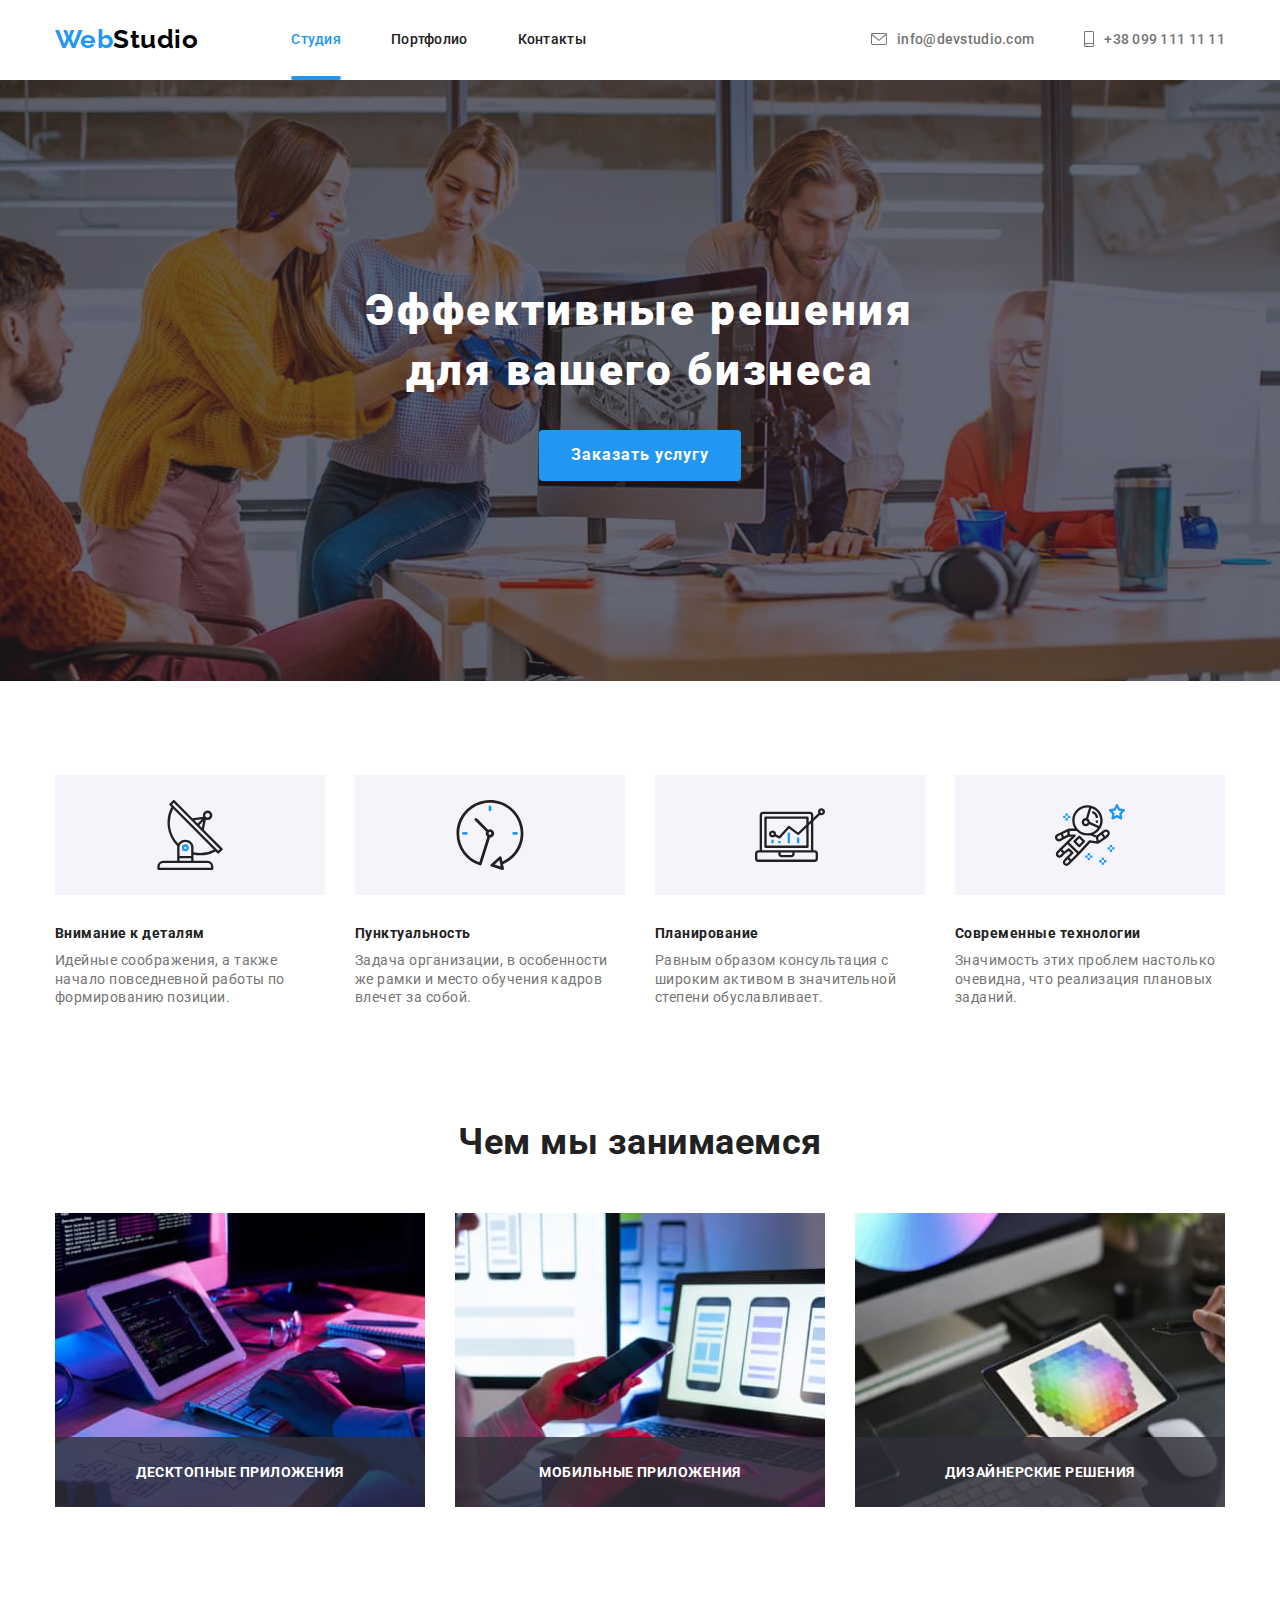
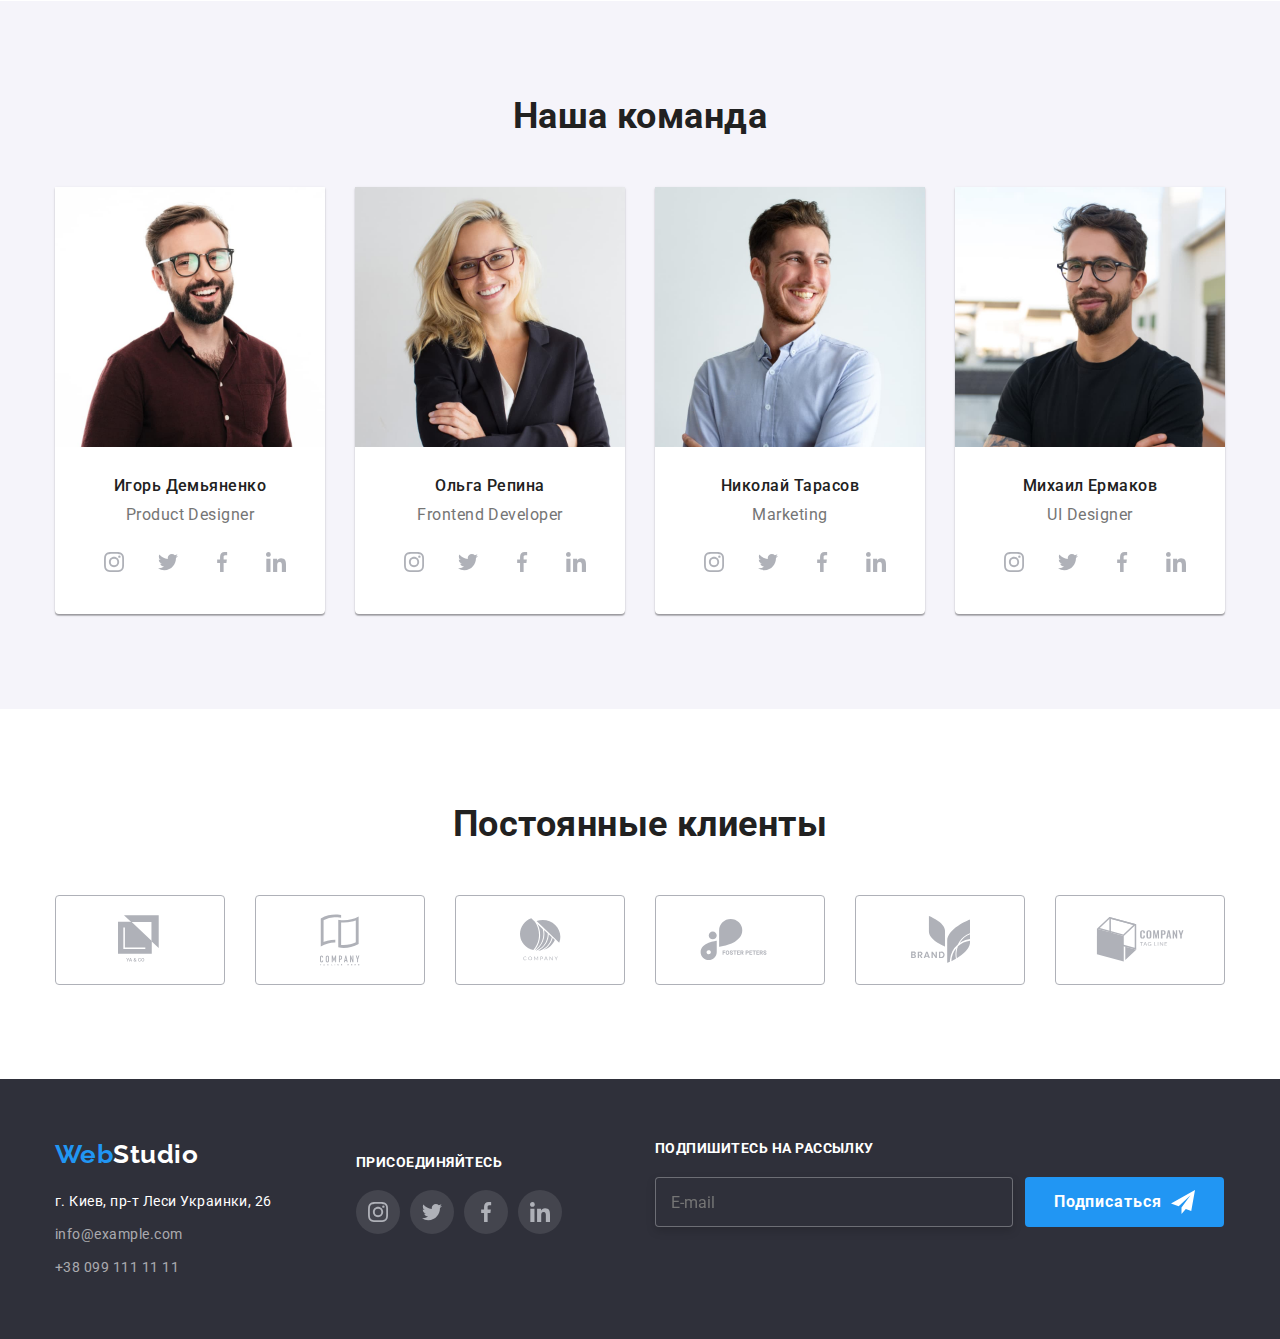
<file: index.html>
<!DOCTYPE html>
<html lang="ru">

<head>
    <meta charset="UTF-8">
    <meta name="viewport" content="width=device-width, initial-scale=1.0">
    <title>WebStudio</title>
    <link rel="stylesheet" href="./css/normalize.css">
    <link rel="stylesheet" href="./css/style.css">
    <!--Шрифты найденые в макете Raleway700,( по ошибке дизайнера не используем OleoScript400) , Roboto400,500,700,900 Script-->
    <link rel="preconnect" href="https://fonts.gstatic.com">
    <link
        href="https://fonts.googleapis.com/css2?family=Raleway:wght@700&family=Roboto:wght@400;500;700;900&display=swap"
        rel="stylesheet">
</head>

<body>

    <!-- header-->

    <header>
        <div class="container header">
            <a href="./index.html" class="logo head">Web<span>Studio</span></a>
            <nav>
                <ul class="site-nav"> 
                    <li class="item"><a href="./index.html" class="link current">Студия</a></li>
                    <li class="item"><a href="./portfolio.html" class="link">Портфолио</a></li>
                    <li class="item"><a href="#" class="link">Контакты</a></li>
                </ul>
            </nav>
            <ul class="auth-nav">
                <li class="item"><a href="mailto:info@devstudio.com" class="link"><svg class="mailto" width="16" height="12"><use href="./images/symbol-defs.svg#icon-envelope"></use></svg>info@devstudio.com</a></li>
                <li class="item"><a href="tel:+380991111111" class="link"><svg class="smartfon" width="10" height="16"><use href="./images/symbol-defs.svg#icon-smartphone"></use></svg>+38 099 111 11 11</a></li>
            </ul>
        </div>
    </header>

    <!-- main-->

    <main>
        <section class="prim-section">
            <div class="container prim">
                <h1 class="title-index">Эффективные решения<br> для вашего бизнеса</h1>
                <a href="#" class="link-prim-section" data-modal-open>Заказать услугу</a>
            </div>
        </section>

        <section>
            <div class="container advant">
                <!-- Скытый заголовок-->
                <h2 class="visually-hidden">Особенности</h2>
                <ul class="advantage-list">
                    <li><div class="icon-advant"><svg><use href="./images/symbol-defs.svg#icon-antenna"></use></svg></div>
                        <h3 class="advantage">Внимание к деталям</h3>
                        <p class="text">Идейные соображения, а также начало повседневной работы по формированию позиции.
                        </p>
                    </li>
                    <li><div class="icon-advant"><svg><use href="./images/symbol-defs.svg#icon-clock"></use></svg></div>
                        <h3 class="advantage">Пунктуальность</h3>
                        <p class="text">Задача организации, в особенности же рамки и место обучения кадров влечет за
                            собой.
                        </p>
                    </li>
                    <li><div class="icon-advant"><svg><use href="./images/symbol-defs.svg#icon-diagram"></use></svg></div>
                        <h3 class="advantage">Планирование</h3>
                        <p class="text">Равным образом консультация с широким активом в значительной степени
                            обуславливает.
                        </p>
                    </li>
                    <li><div class="icon-advant"><svg><use href="./images/symbol-defs.svg#icon-astronaut"></use></svg></div>
                        <h3 class="advantage">Современные технологии</h3>
                        <p class="text">Значимость этих проблем настолько очевидна, что реализация плановых заданий.</p>
                    </li>
                </ul>
            </div>
        </section>

        <section>
            <div class="container doing">
                <h2 class="title-doing">Чем мы занимаемся</h2>
                <ul class="doing-list">
                    <li><div class="doing-thumb"><img src="./images/box-1.jpg" alt="Набор текста" width="370">
                    <p>ДЕСКТОПНЫЕ ПРИЛОЖЕНИЯ</p></div></li>
                    <li><div class="doing-thumb"><img src="./images/box-2.jpg" alt="Мобильная версия" width="370">
                        <p>МОБИЛЬНЫЕ ПРИЛОЖЕНИЯ</p></div></li>
                    <li><div class="doing-thumb"><img src="./images/box-3.jpg" alt="Дизайн" width="370">
                        <p>ДИЗАЙНЕРСКИЕ РЕШЕНИЯ</p></div></li>
                </ul>
            </div>
        </section>

        <section class="comand-section">
            <div class="container comand">
            <h2 class="title-comand">Наша команда</h2>
            <ul class="comand-list">
                <li>
                    <article class="card">
                        <div class="card-thumb>"><img src="./images/team-card-1.jpg" alt="Игорь Демьяненко"></div>
                        <div class="comand-desc">
                            <h3 class="persons">Игорь Демьяненко</h3>
                            <p class="prof-persons">Product Designer</p>
                            <ul class="social-comand">
                                <li><a href="#"><svg><use href="./images/symbol-defs.svg#icon-instagram"></use></svg></a></li>
                                <li><a href="#"><svg><use href="./images/symbol-defs.svg#icon-twitter"></use></svg></a></li>
                                <li><a href="#"><svg><use href="./images/symbol-defs.svg#icon-facebook"></use></svg></a></li>
                                <li><a href="#"><svg><use href="./images/symbol-defs.svg#icon-linkedin"></use></svg></a></li>
                            </ul>
                        </div>
                    </article>
                </li>
                <li>
                    <article class="card">
                        <div class="card-thumb>"><img src="./images/team-card-2.jpg" alt="Ольга Репина"></div>
                        <div class="comand-desc">
                            <h3 class="persons">Ольга Репина</h3>
                            <p class="prof-persons">Frontend Developer</p>
                            <ul class="social-comand">
                                <li><a href="#"><svg><use href="./images/symbol-defs.svg#icon-instagram"></use></svg></a></li>
                                <li><a href="#"><svg><use href="./images/symbol-defs.svg#icon-twitter"></use></svg></a></li>
                                <li><a href="#"><svg><use href="./images/symbol-defs.svg#icon-facebook"></use></svg></a></li>
                                <li><a href="#"><svg><use href="./images/symbol-defs.svg#icon-linkedin"></use></svg></a></li>
                            </ul>
                        </div>
                    </article>
                </li>
                <li>
                    <article class="card">
                        <div class="card-thumb>"><img src="./images/team-card-3.jpg" alt="Николай Тарасов"></div>
                        <div class="comand-desc">
                            <h3 class="persons">Николай Тарасов</h3>
                            <p class="prof-persons">Marketing</p>
                            <ul class="social-comand">
                                <li><a href="#"><svg><use href="./images/symbol-defs.svg#icon-instagram"></use></svg></a></li>
                                <li><a href="#"><svg><use href="./images/symbol-defs.svg#icon-twitter"></use></svg></a></li>
                                <li><a href="#"><svg><use href="./images/symbol-defs.svg#icon-facebook"></use></svg></a></li>
                                <li><a href="#"><svg><use href="./images/symbol-defs.svg#icon-linkedin"></use></svg></a></li>
                            </ul>
                        </div>
                    </article>
            
                </li>
                <li>
                    <article class="card">
                        <div class="card-thumb>"><img src="./images/team-card-4.jpg" alt="Михаил Ермаков"></div>
                        <div class="comand-desc">
                            <h3 class="persons">Михаил Ермаков</h3>
                            <p class="prof-persons">UI Designer</p>
                            <ul class="social-comand">
                                <li><a href="#"><svg><use href="./images/symbol-defs.svg#icon-instagram"></use></svg></a></li>
                                <li><a href="#"><svg><use href="./images/symbol-defs.svg#icon-twitter"></use></svg></a></li>
                                <li><a href="#"><svg><use href="./images/symbol-defs.svg#icon-facebook"></use></svg></a></li>
                                <li><a href="#"><svg><use href="./images/symbol-defs.svg#icon-linkedin"></use></svg></a></li>
                            </ul>
                        </div>
                    </article>
                </li>
            </ul>
            </div>
        </section>
        <section>
            <div class="container client">
                <h2 class="title-comand">Постоянные клиенты</h2>
                <ul class="social-client">
                    <li><a href="#"><svg width="45px" height="50px"><use href="./images/symbol-defs.svg#icon-logo1"></use></svg></a></li>
                    <li><a href="#"><svg width="40px" height="52px"><use href="./images/symbol-defs.svg#icon-logo2"></use></svg></a></li>
                    <li><a href="#"><svg width="41px" height="43px"><use href="./images/symbol-defs.svg#icon-logo3"></use></svg></a></li>
                    <li><a href="#"><svg width="80px" height="42px"><use href="./images/symbol-defs.svg#icon-logo4"></use></svg></a></li>
                    <li><a href="#"><svg width="59px" height="47px" ><use href="./images/symbol-defs.svg#icon-logo5"></use></svg></a></li>
                    <li><a href="#"><svg width="89px" height="45px"><use href="./images/symbol-defs.svg#icon-logo6"></use></svg></a></li>
                </ul>
            </div>
            </section>
        
    </main>

    <!-- footer-->

    <footer>
        <div class="container footer">
            <div>
        <a href="./index.html" class="logo">Web<span class="span-footer">Studio</span></a>
        
        <address>
            <p class="adress">г. Киев, пр-т Леси Украинки, 26</p>
            <ul>
            <li class="auth-nav-footer"><a href="mailto:info@example.com" >info@example.com</a></li>
            <li class="auth-nav-footer"><a href="tel:+380991111111" >+38 099 111 11 11</a></li>
        </ul>
        </address>
    </div>
    <div class="social-footer">
        <p class="text-footer">ПРИСОЕДИНЯЙТЕСЬ</p>
        <ul class="social-icofoot">
            <li><a href="#"><svg><use href="./images/symbol-defs.svg#icon-instagram"></use></svg></a></li>
            <li><a href="#"><svg><use href="./images/symbol-defs.svg#icon-twitter"></use></svg></a></li>
            <li><a href="#"><svg><use href="./images/symbol-defs.svg#icon-facebook"></use></svg></a></li>
            <li><a href="#"><svg><use href="./images/symbol-defs.svg#icon-linkedin"></use></svg></a></li>
        </ul>
    </div>
    <div class="foot-form" >
        <form name="messege">
            <label for="sendfoot" class="text-footer">ПОДПИШИТЕСЬ НА РАССЫЛКУ</label>
            <div class="footinbut"><input type="email" name="sendfoot" id="sendfoot" placeholder="E-mail"/>
            <button class="button-sendfoot" type="submit">Подписаться<svg ><use href="./images/symbol-defs.svg#icon-send"></use></svg></button></div>
        </form>
    </div>
        </div>
    </footer>
     <!-- Вся твоя разметка, включая разметку модалки -->
     <div class="backdrop is-hidden" data-modal>
         <div class="modal">
             <button data-modal-close class="mdodal-btn"><svg  width="30" height="30"><use href="./images/symbol-defs.svg#icon-close"></use></svg></button>
             <h2>Оставьте свои данные, мы вам перезвоним</h2>
             <form class="form js-speaker-form" name="contacts">
               <div class="form-field">
                <label for="name">Имя</label>
                    <div class="form-input"><input type="text" name="name" id="name"/>
                     <div class="modal-icon"><svg ><use href="./images/symbol-defs.svg#icon-name-form"></use></svg></div></div>
                </div> 
                <div class="form-field">
                    <label for="tel">Телефон</label>
                    <div class="form-input"><input type="tel" name="tel" id="tel"/>
                    <div class="modal-icon"><svg ><use href="./images/symbol-defs.svg#icon-phone-form"></use></svg></div></div>
            </div>
            <div class="form-field">
                <label for="email">Почта</label>
                <div class="form-input"><input type="email" name="email" id="email"/>
                    <div class="modal-icon"><svg ><use href="./images/symbol-defs.svg#icon-email-form"></use></svg></div></div>
            </div>
            <div class="form-field"> 
                <label for="comment">Коментарий</label>
                    <textarea class="textarea" name="comment" id="comment" placeholder="Введите текст"></textarea>
            </div>
            <div class="form-check"><label for="check">
                <input class="modcheck visually-hidden" type="checkbox" name="check" value="yes" id="check"/><span class="modcheck-svg"><svg ><use href="./images/symbol-defs.svg#icon-check-form"></use></svg></span>
                Соглашаюсь с рассылкой и принимаю <a href="#">Условия договора</a></label></div>
                <div class="form-button"><button class="button-send" type="submit">Отправить</button></div>

             </form>
         </div>

     </div>

  <!-- Ставим перед закрывающим тегом body -->
  <script src="./js/modal.js"></script>
  <script>
    (() => {
      document.querySelector('.js-speaker-form').addEventListener('submit', e => {
        e.preventDefault();
    
        new FormData(e.currentTarget).forEach((value, name) =>
          console.log(`${name}: ${value}`),
        );
      });
    })();
    </script>

 
</body>
</html>
</file>
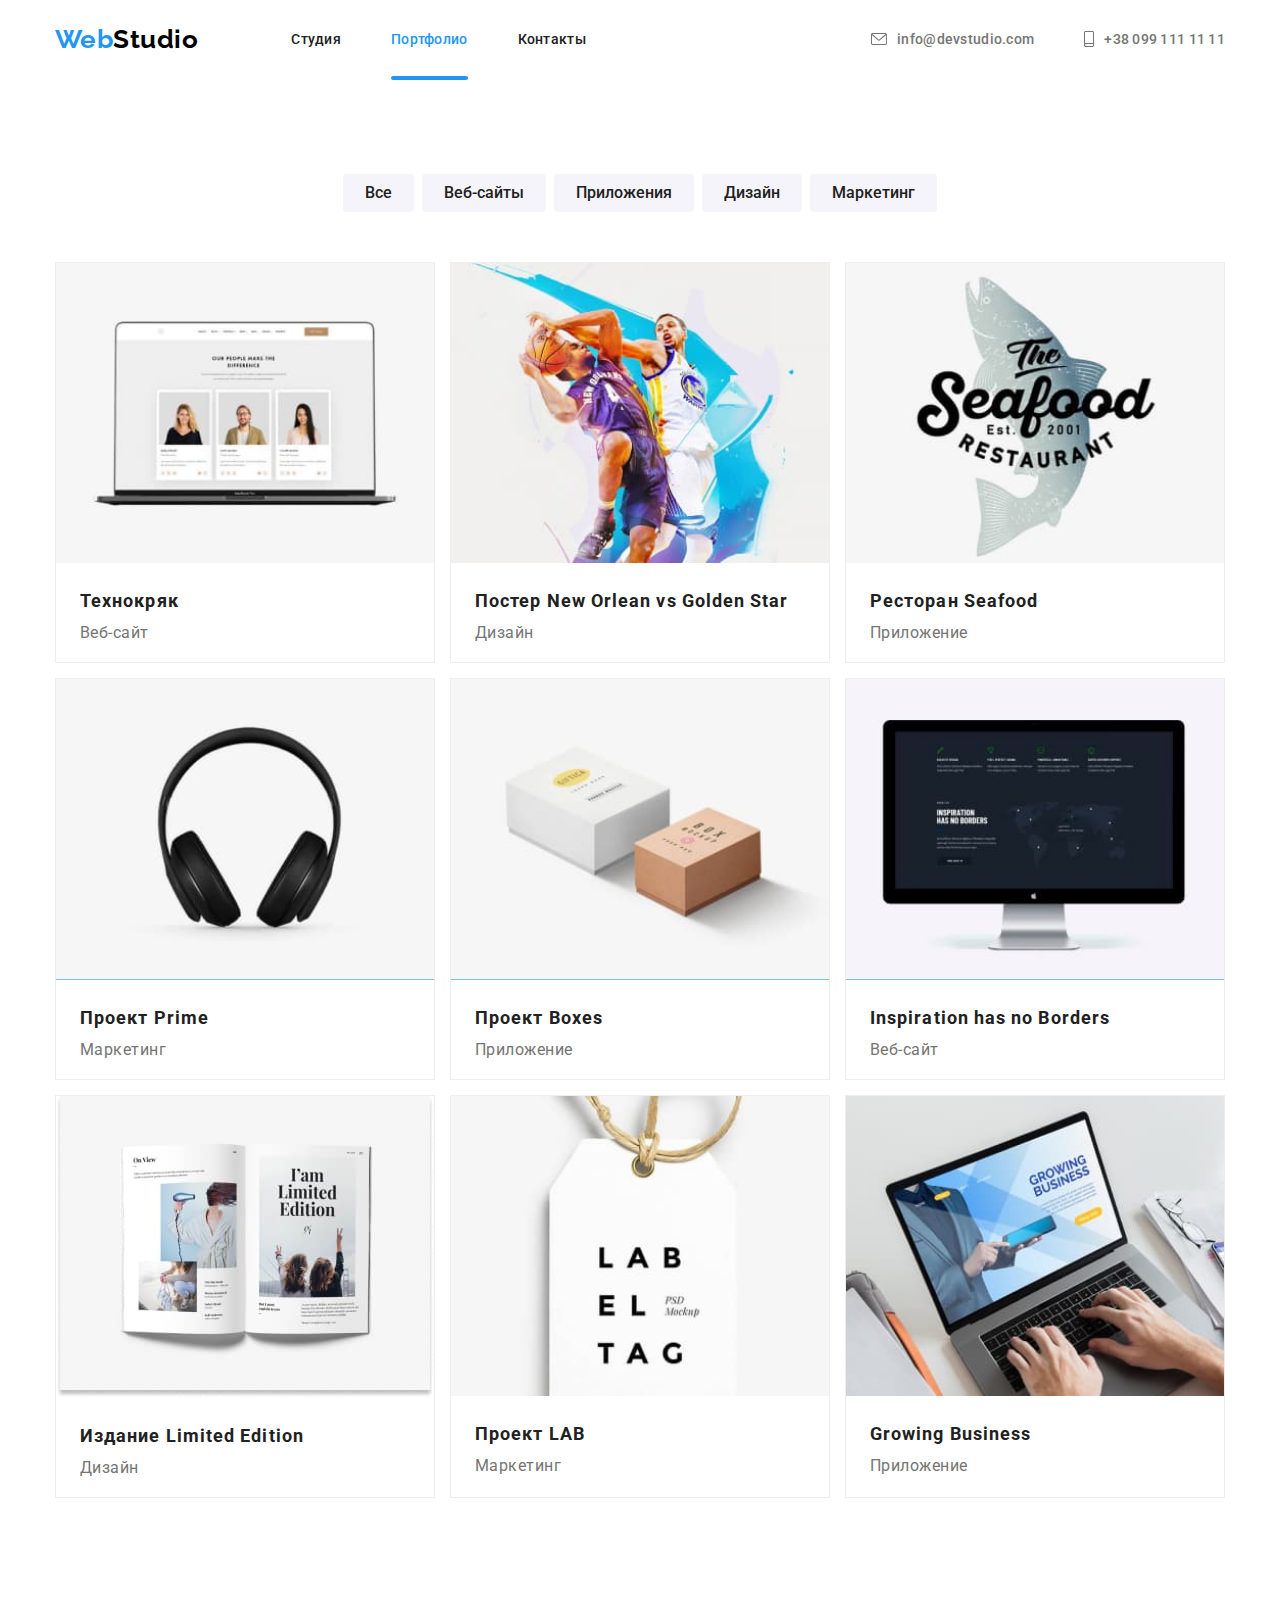
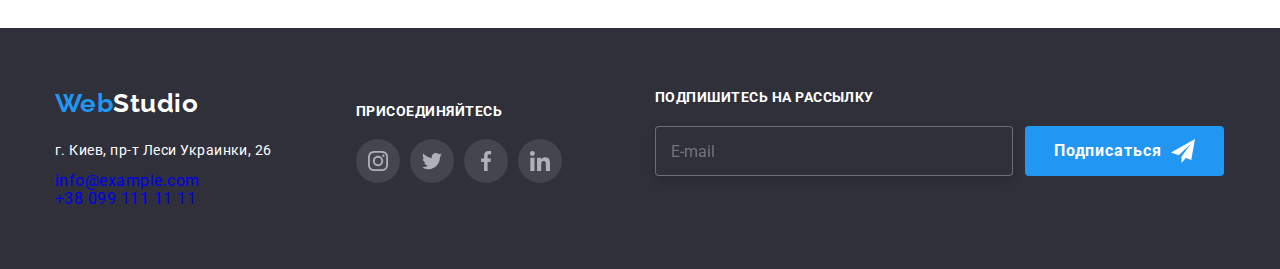
<file: portfolio.html>
<!DOCTYPE html>
<html lang="ru">

<head>
    <meta charset="UTF-8">
    <meta name="viewport" content="width=device-width, initial-scale=1.0">
    <title>WebStudio</title>
    <link rel="stylesheet" href="./css/normalize.css">
    <link rel="stylesheet" href="./css/style.css">
    <!--Шрифты найденые в макете Raleway700,( по ошибке дизайнера не используем OleoScript400) , Roboto400,500,700,900 Script-->
    <link rel="preconnect" href="https://fonts.gstatic.com">
    <link
        href="https://fonts.googleapis.com/css2?family=Raleway:wght@700&family=Roboto:wght@400;500;700;900&display=swap"
        rel="stylesheet">
</head>

<body>

    <!-- header-->

    <header>
        <div class="container header">
            <a href="./index.html" class="logo">Web<span>Studio</span></a>
            <nav>
                <ul class="site-nav"> 
                    <li class="item"><a href="./index.html" class="link">Студия</a></li>
                    <li class="item"><a href="./portfolio.html" class="link current">Портфолио</a></li>
                    <li class="item"><a href="#" class="link">Контакты</a></li>
                </ul>
            </nav>
            <ul class="auth-nav">
                <li class="item"><a href="mailto:info@devstudio.com" class="link"><svg class="mailto" width="16" height="12"><use href="./images/symbol-defs.svg#icon-envelope"></use></svg>info@devstudio.com</a></li>
                <li class="item"><a href="tel:+380991111111" class="link"><svg class="smartfon" width="10" height="16"><use href="./images/symbol-defs.svg#icon-smartphone"></use></svg>+38 099 111 11 11</a></li>
            </ul>
        </div>
    </header>

    <!-- main-->

    <main>
   <section>
    <div class="container works">


     <!--Список кнопок дать ховер и фокус при наведении-->

<ul class="filter">
    <li><button type="button" class="button-works">Все</button></li>
    <li><button type="button" class="button-works">Веб-сайты</button></li>
    <li><button type="button" class="button-works">Приложения</button></li>
    <li><button type="button" class="button-works">Дизайн</button></li>
    <li><button type="button" class="button-works">Маркетинг</button></li>
</ul>

     <!--Список карточек работ-->

     <ul class="works-list">
         <li><a href="#">
             <div class="work-thumb"><img src="./images/project-1.jpg" alt="Технокряк"><div class="work-overlay"><p>Технокряк это современная площадка распространения коронавируса. Компании используют эту платформу для цифрового шпионажа и атак на защищённые сервера конкурентов.</p></div></div>
            <div class="work-disc"><h3 class="title-works">Технокряк</h3>
            <p class="kind-works">Веб-сайт</p></div></a>
        </li>
        <li><a href="#"><div class="work-thumb"><img src="./images/project-2.jpg" alt="Постер New Orlean vs Golden Star"><div class="work-overlay"><p>Технокряк это современная площадка распространения коронавируса. Компании используют эту платформу для цифрового шпионажа и атак на защищённые сервера конкурентов.</p></div></div>
            <div class="work-disc"><h3 class="title-works">Постер New Orlean vs Golden Star</h3>
            <p class="kind-works">Дизайн</p></div></a>
        </li>
        <li><a href="#"><div class="work-thumb"><img src="./images/project-3.jpg" alt="Ресторан Seafood"><div class="work-overlay"><p>Технокряк это современная площадка распространения коронавируса. Компании используют эту платформу для цифрового шпионажа и атак на защищённые сервера конкурентов.</p></div></div>
            <div class="work-disc"><h3 class="title-works">Ресторан Seafood</h3>
            <p class="kind-works">Приложение</p></div></a>
        </li>
        <li><a href="#"><div class="work-thumb"><img src="./images/project-4.jpg" alt="Проект Prime"><div class="work-overlay"><p>Технокряк это современная площадка распространения коронавируса. Компании используют эту платформу для цифрового шпионажа и атак на защищённые сервера конкурентов.</p></div></div>
            <div class="work-disc"><h3 class="title-works">Проект Prime</h3>
             <p class="kind-works">Маркетинг</p></div></a>
            </li>
        <li><a href="#"><div class="work-thumb"><img src="./images/project-5.jpg" alt="Проект Boxes"><div class="work-overlay"><p>Технокряк это современная площадка распространения коронавируса. Компании используют эту платформу для цифрового шпионажа и атак на защищённые сервера конкурентов.</p></div></div>
            <div class="work-disc"><h3 class="title-works">Проект Boxes</h3>
            <p class="kind-works">Приложение</p></div></a>
        </li>
        <li><a href="#"><div class="work-thumb"><img src="./images/project-6.jpg" alt="Inspiration has no Borders"><div class="work-overlay"><p>Технокряк это современная площадка распространения коронавируса. Компании используют эту платформу для цифрового шпионажа и атак на защищённые сервера конкурентов.</p></div></div>
            <div class="work-disc"><h3 class="title-works">Inspiration has no Borders</h3>
            <p class="kind-works">Веб-сайт</p></div></a>
        </li>
        <li><a href="#"><div class="work-thumb"><img src="./images/project-7.jpg" alt="Издание Limited Edition"><div class="work-overlay"><p>Технокряк это современная площадка распространения коронавируса. Компании используют эту платформу для цифрового шпионажа и атак на защищённые сервера конкурентов.</p></div></div>
            <div class="work-disc"><h3 class="title-works">Издание Limited Edition</h3>
            <p class="kind-works">Дизайн</p></div></a>
        </li>
        <li><a href="#"><div class="work-thumb"><img src="./images/project-8.jpg" alt="Проект LAB"><div class="work-overlay"><p>Технокряк это современная площадка распространения коронавируса. Компании используют эту платформу для цифрового шпионажа и атак на защищённые сервера конкурентов.</p></div></div>
            <div class="work-disc"><h3 class="title-works">Проект LAB</h3>
            <p class="kind-works">Маркетинг</p></div></a>
        </li>
        <li><a href="#"><div class="work-thumb"><img src="./images/project-9.jpg" alt="Growing Business"><div class="work-overlay"><p>Технокряк это современная площадка распространения коронавируса. Компании используют эту платформу для цифрового шпионажа и атак на защищённые сервера конкурентов.</p></div></div>
            <div class="work-disc"><h3 class="title-works">Growing Business</h3>
            <p class="kind-works">Приложение</p></div></a>
        </li>
     </ul>
    </div>

   </section>
    </main>
    
     <!-- footer-->

     <footer>
        <div class="container footer">
            <div>
        <a href="./index.html" class="logo">Web<span class="span-footer">Studio</span></a>
        
        <address>
            <p class="adress">г. Киев, пр-т Леси Украинки, 26</p>
            <a href="mailto:info@example.com" class="auth-nav-footer">info@example.com</a><br>
            <a href="tel:+380991111111" class="auth-nav-footer tel">+38 099 111 11 11</a>
        
        </address>
    </div>
    <div class="social-footer">
        <p class="text-footer">ПРИСОЕДИНЯЙТЕСЬ</p>
        <ul class="social-icofoot">
            <li><a href="#"><svg><use href="./images/symbol-defs.svg#icon-instagram"></use></svg></a></li>
            <li><a href="#"><svg><use href="./images/symbol-defs.svg#icon-twitter"></use></svg></a></li>
            <li><a href="#"><svg><use href="./images/symbol-defs.svg#icon-facebook"></use></svg></a></li>
            <li><a href="#"><svg><use href="./images/symbol-defs.svg#icon-linkedin"></use></svg></a></li>
        </ul>
    </div>
    <div class="foot-form" >
        <form name="messege">
            <label for="sendfoot" class="text-footer">ПОДПИШИТЕСЬ НА РАССЫЛКУ</label>
            <div class="footinbut"><input type="email" name="sendfoot" id="sendfoot" placeholder="E-mail"/>
            <button class="button-sendfoot" type="submit">Подписаться<svg ><use href="./images/symbol-defs.svg#icon-send"></use></svg></button></div>
        </form>
    </div>
        </div>
    </footer>
</body>
</html>
</file>
<file: css/style.css>
/* Цвет первых трех букв логотипа, активной навигации голубой #2196F3*/
/* Цвет studio букв логотипа черный #000000*/
/* Цвет навигации и заголовков черный #212121*/
/* Цвет телефона и текста серый #757575*/
/* Цвет текста белый #ffffff*/
/* Цвет бекграунда в секциях темный #2F303A*/
/* Цвет бекграунда в секциях светлый #E5E5E5 */
/* Цвет бекграунда в светлых кнопках #F5F4FA*/
:root {
  --primary-text-color: #757575;
  --primary-title-text-color: #212121;
  --accent-color: #2196f3;
  --primary-white-color: #ffffff;
  --primary-black-color: #000000;
  --bg-section-color: #2f303a;
  --bg-white-section-color: #f5f4fa;
  --telmail-footer-color: rgba(255, 255, 255, 0.6);
  --bg-hero: rgba(47, 48, 58, 0.4);
}

/* Утилиты*/

* {
  box-sizing: border-box;
  margin: 0;
  padding: 0;
}

h1,
h2,
h3,
p {
  margin: 0;
}

ul {
  list-style: none;
}

img {
  display: block;
  width: 100%;
  height: auto;
}

body {
  background-color: var(--primary-white-color);
  color: var(--primary-text-color);
  font-family: Roboto, cursive;
  letter-spacing: 0.03em;
}

.container {
  width: 1200px;
  padding-left: 15px;
  padding-right: 15px;
  margin-left: auto;
  margin-right: auto;
}

/* header*/

.header {
  display: flex;
  align-items: center;
  padding-top: 24px;
  padding-bottom: 25px;
}
.header ul {
  display: flex;
}
.logo {
  color: var(--accent-color);
  font-weight: 700;
  font-family: Raleway, cursive;
  font-size: 26px;
  line-height: 1.19;
}

span {
  color: var(--primary-black-color);
}
.site-nav {
  margin-left: 93px;
}
.site-nav .link {
  position: relative;

  display: block;
  color: var(--primary-title-text-color);
  font-weight: 500;
  font-size: 14px;
  line-height: 1.17;
  letter-spacing: 0.02em;

  transition: color 250ms cubic-bezier(0.4, 0, 0.2, 1);
}
.site-nav .link:hover,
.site-nav:hover:focus {
  color: var(--accent-color);
}

.site-nav .link.current {
  color: var(--accent-color);
}
.site-nav li:not(:last-child) {
  margin-right: 50px;
}

.site-nav .link.current::after {
  content: "";
  display: block;
  width: 100%;
  height: 4px;
  background-color: #2196f3;
  position: absolute;
  left: 0;
  bottom: -32px;
  border-radius: 2px;
}

.auth-nav {
  margin-left: auto;
}
.auth-nav .link {
  display: block;
  color: var(--primary-text-color);
  font-weight: 500;
  font-size: 14px;
  line-height: 1.17;
  letter-spacing: 0.02em;

  transition: color 250ms cubic-bezier(0.4, 0, 0.2, 1);
}
.auth-nav .link:hover,
.auth-nav .link:hover:focus {
  color: var(--accent-color);
}
.auth-nav .item:last-child {
  margin-left: 50px;
}
.auth-nav .link {
  display: flex;
  justify-content: center;
  align-items: center;
}
.mailto {
  margin-right: 10px;
  fill: currentColor;
}

.smartfon {
  margin-right: 10px;
  fill: currentColor;
}

/* Hero*/
.prim {
  min-height: 600px;
  padding: 200px 15px;
}

.prim-section {
  background-image: linear-gradient(to right, var(--bg-hero), var(--bg-hero)),
    url(../images/Img.jpg);
  max-width: 1600px;
  margin-left: auto;
  margin-right: auto;
  margin-bottom: auto;
  background-repeat: no-repeat;
  background-position: center;
  background-size: cover;
  background-color: var(--bg-hero);

  text-align: center;
}

.title-index {
  color: var(--primary-white-color);
  font-size: 44px;
  font-weight: 900;
  line-height: 1.37;
  letter-spacing: 0.06em;
  text-align: center;
  margin-bottom: 30px;
}

.link-prim-section {
  display: inline-block;
  background-color: var(--accent-color);
  color: var(--primary-white-color);
  font-size: 16px;
  font-weight: 700;
  line-height: 1.9;
  letter-spacing: 0.06em;
  text-align: center;
  padding: 10px 32px;
  border-radius: 4px;
}
/* modal window*/

.backdrop {
  position: fixed;
  top: 0;
  left: 0;

  width: 100%;
  height: 100%;

  background-color: rgba(0, 0, 0, 0.2);
}
.backdrop.is-hidden {
  opacity: 0;
  pointer-events: none;
  overflow: hidden;
}

.backdrop.is-hidden .modal {
  transform: translate(-50%, -50%) scale(0.2);
}

.modal {
  position: relative;
  position: absolute;
  top: 50%;
  left: 50%;
  transform: translate(-50%, -50%) scale(1);

  width: 528px;
  height: 581px;
  padding: 40px;

  background-color: var(--primary-white-color);
  transition: opacity 250ms cubic-bezier(0.4, 0, 0.2, 1),
    transform 250ms cubic-bezier(0.4, 0, 0.2, 1);
}

.mdodal-btn {
  position: absolute;
  top: 0;
  right: 0;
  border: none;
  background: var(--primary-white-color);
}

.mdodal-btn:hover {
  fill: var(--accent-color);
}

.modal h2 {
  font-size: 20px;
  font-weight: 700;
  line-height: 1.15;
  text-align: center;
  color: var(--primary-title-text-color);
}

.form-field {
  display: flex;
  flex-direction: column;
  width: 448px;

  margin-top: 10px;

  font-size: 12px;
  font-weight: 400;
  line-height: 1.166;
  letter-spacing: 0.01em;
  text-align: left;
  color: var(--primary-text-color);
}

.form-field input::placeholder {
  margin-left: 32px;
}

.form-field textarea::placeholder {
  color: rgba(117, 117, 117, 0.5);
}

.form-field label {
  margin-bottom: 4px;
}

.form-field input {
  border: 1px solid rgba(33, 33, 33, 0.2);
  box-sizing: border-box;
  border-radius: 4px;
  height: 40px;

  padding-left: 32px;

  transition: border 1250ms cubic-bezier(0.4, 0, 0.2, 1);
}

.form-field input:focus-within {
  border: 1px solid var(--accent-color);
  outline: none;
}

.form-field textarea:focus-within {
  border: 1px solid var(--accent-color);
  outline: none;
}

.form-field input:focus ~ .modal-icon svg {
  fill: var(--accent-color);
  transition: fill 1250ms cubic-bezier(0.4, 0, 0.2, 1);
}

.form-input {
  display: flex;
  flex-direction: column;
  width: 448px;
  position: relative;
}

.modal-icon {
  position: absolute;
  top: 50%;
  left: 12px;
  transform: translateY(-50%);
  width: 18px;
  height: 18px;
}

.modal-icon svg {
  width: 18px;
  height: 18px;
  fill: var(--primary-title-text-color);
}

.form-field textarea {
  resize: none;
  padding: 12px 16px;
  width: 448px;
  height: 120px;
  margin-bottom: 12px;

  border: 1px solid rgba(33, 33, 33, 0.2);
  border-radius: 4px;

  transition: border 1250ms cubic-bezier(0.4, 0, 0.2, 1);
}

.form-check {
  position: relative;
  font-size: 14px;
  font-weight: 400;
  line-height: 1.714;
  text-align: center;

  margin-bottom: 30px;
}

.form-check a {
  color: var(--accent-color);
}

.modcheck-svg {
  position: absolute;
  top: 50%;
  transform: translateY(-50%);
  width: 16px;
  height: 15px;

  cursor: pointer;
  border: solid 1.67px var(--primary-title-text-color);
  border-radius: 2px;
  background-size: contain;
  display: flex;
  justify-content: center;
}

.modcheck-svg svg {
  width: 16px;
  height: 15px;
}

.modcheck:checked ~ .modcheck-svg {
  background-color: var(--accent-color);
  border: none;
}

.button-send {
  font-weight: 700;
  font-size: 16px;
  line-height: 1.875;
  text-align: center;
  letter-spacing: 0.06em;
  padding: 10px 55px;
  color: var(--primary-white-color);
  background-color: var(--accent-color);
  border: none;
  border-radius: 4px;

  display: flex;
  justify-content: center;
}
.button-send:hover {
  background-color: #188ce8;
  box-shadow: 0px 4px 4px rgba(0, 0, 0, 0.15);
  border-radius: 4px;
}

.form-button {
  display: flex;
  justify-content: center;
}

/* advantage*/
.advant {
  min-height: 440px;
  padding-top: 94px;
  padding-bottom: 94px;
}

.visually-hidden {
  position: absolute;
  width: 1px;
  height: 1px;
  margin: -1px;
  border: 0;
  padding: 0;
  white-space: nowrap;
  clip-path: inset(100%);
  clip: rect(0 0 0 0);
  overflow: hidden;
}

.icon-advant {
  width: 270px;
  height: 120px;
  background-color: var(--bg-white-section-color);
  display: flex;
  justify-content: center;
  align-items: center;
  margin-bottom: 30px;
}
.icon-advant svg {
  width: 70px;
  height: 70px;
}

.advantage-list {
  display: flex;
}

.advantage-list li {
  width: 270px;
}

.advantage-list li:not(:last-child) {
  margin-right: 30px;
}

.advantage {
  color: var(--primary-title-text-color);
  font-size: 14px;
  font-weight: 700;
  line-height: 1.17;
  text-align: left;
  margin-bottom: 10px;
}

.text {
  display: inline;
  font-size: 14px;
  font-weight: 400;
  line-height: 1.71px;
  text-align: left;
}

/* Doing*/
.doing {
  min-height: 480px;
}

.title-doing {
  color: var(--primary-title-text-color);
  font-size: 36px;
  font-weight: 700;
  line-height: 1.17;
  text-align: center;
  margin-bottom: 50px;
}

.doing-list {
  display: flex;
  flex-wrap: wrap;
  justify-content: space-between;
}

.doing-thumb {
  position: relative;
}

.doing-list p {
  position: absolute;
  bottom: 0;
  width: 100%;
  height: auto;

  font-weight: 700;
  font-size: 14px;
  line-height: 1.17;
  text-transform: uppercase;
  color: var(--primary-white-color);
  background: rgba(47, 48, 58, 0.8);

  padding-top: 27px;
  padding-bottom: 27px;

  text-align: center;
}

/* Comand*/
.comand-section {
  background-color: var(--bg-white-section-color);
}

.comand {
  min-height: 708px;
  padding-top: 94px;
  padding-bottom: 94px;
}
.title-comand {
  color: var(--primary-title-text-color);
  font-size: 36px;
  font-weight: 700;
  line-height: 1.17;
  text-align: center;
  margin-bottom: 50px;
}

.comand-list {
  display: flex;
  flex-wrap: wrap;
  justify-content: space-between;
}

.comand-list li {
  width: 270px;
}

.persons {
  color: var(--primary-title-text-color);
  font-size: 16px;
  font-weight: 500;
  line-height: 1.17;
  text-align: center;
  margin-bottom: 10px;
}
.prof-persons {
  font-size: 16px;
  font-weight: 400;
  line-height: 1.17;
  text-align: center;
  margin-bottom: 16px;
}
.comand-desc {
  padding: 30px;
}

.card {
  background: var(--primary-white-color);
  box-shadow: 0px 1px 3px rgba(0, 0, 0, 0.12), 0px 1px 1px rgba(0, 0, 0, 0.14),
    0px 2px 1px rgba(0, 0, 0, 0.2);
  border-radius: 0px 0px 4px 4px;
}

.social-comand {
  display: flex;
  justify-content: center;
}

.social-comand a {
  width: 44px;
  height: 44px;
  display: flex;
  justify-content: center;
  align-items: center;

  background-color: var(--primary-white-color);
  border-radius: 50%;
  color: #afb1b8;

  transition: color 250ms cubic-bezier(0.4, 0, 0.2, 1),
    background-color 250ms cubic-bezier(0.4, 0, 0.2, 1);
}

.social-comand li {
  padding-left: 10px;
}

.social-comand a:hover,
.social-comand a:focus {
  background-color: var(--accent-color);
  color: #fff;
}
.social-comand svg {
  width: 20px;
  height: 20px;
  fill: currentColor;
}

/* Client*/

.client {
  padding: 94px 0px;
}

.social-client {
  display: flex;
  justify-content: center;
}

.social-client a {
  width: 170px;
  height: 90px;
  display: flex;
  justify-content: center;
  align-items: center;

  background-color: var(--primary-white-color);
  border: 1px solid #afb1b8;
  box-sizing: border-box;
  border-radius: 4px;
  color: #afb1b8;

  transition: color 250ms cubic-bezier(0.4, 0, 0.2, 1),
    border-color 250ms cubic-bezier(0.4, 0, 0.2, 1);
}

.social-client li:not(:first-child) {
  margin-left: 30px;
}

.social-client svg {
  fill: currentColor;
}

.social-client a:hover,
.social-client a:focus {
  border: 1px solid var(--accent-color);
  color: var(--accent-color);
}

/* Footer*/

footer {
  background-color: var(--bg-section-color);
  padding-bottom: 60px;
  padding-top: 60px;
}

footer .logo {
  display: inline-block;
  margin-bottom: 20px;
}

.span-footer {
  color: var(--primary-white-color);
}
.adress {
  color: var(--primary-white-color);
  font-size: 14px;
  font-weight: 400;
  line-height: 1.714;
  text-align: left;
  margin-bottom: 9px;
  padding-right: 14px;
}

.text-footer {
  color: var(--primary-white-color);
  font-size: 14px;
  font-weight: 700;
  line-height: 1.17;
  text-align: left;
}
.footer {
  display: flex;
}
.social-footer {
  padding-left: 70px;
  padding-top: 15px;
}
address {
  font-style: normal;
}
.auth-nav-footer a {
  color: var(--telmail-footer-color);
  font-size: 14px;
  font-weight: 400;
  line-height: 1.7;
  text-align: left;

  transition: color 250ms cubic-bezier(0.4, 0, 0.2, 1);
}

.auth-nav-footer:not(:last-child) {
  margin-bottom: 9px;
}

.auth-nav-footer:n .auth-nav-footer:hover,
.auth-nav-footer:hover:focus {
  color: var(--accent-color);
}

.social-icofoot {
  display: flex;
  justify-content: center;
  padding-top: 20px;
}

.social-icofoot a {
  width: 44px;
  height: 44px;
  display: flex;
  justify-content: center;
  align-items: center;

  background-color: rgba(255, 255, 255, 0.1);
  border-radius: 50%;
  color: #afb1b8;

  transition: color 250ms cubic-bezier(0.4, 0, 0.2, 1),
    background-color 250ms cubic-bezier(0.4, 0, 0.2, 1);
}

.social-icofoot li:not(:first-child) {
  padding-left: 10px;
}

.social-icofoot a:hover,
.social-icofoot a:focus {
  background-color: var(--accent-color);
  color: #fff;
}
.social-icofoot svg {
  width: 20px;
  height: 20px;
  fill: currentColor;
}

.foot-form {
  padding-left: 93px;
}

.foot-form input {
  width: 358px;
  height: 50px;
  padding-left: 15px;

  border: 1px solid rgba(255, 255, 255, 0.3);
  box-sizing: border-box;
  filter: drop-shadow(0px 4px 4px rgba(0, 0, 0, 0.15));
  border-radius: 4px;
  background: var(--bg-section-color);
}

.button-sendfoot {
  display: flex;
  align-items: center;
  justify-content: center;

  margin-left: 12px;
  padding: 10px 26px;
  width: 199px;
  color: var(--primary-white-color);
  background-color: var(--accent-color);
  border: none;
  border-radius: 4px;

  font-weight: 700;
  font-size: 16px;
  line-height: 1.875;
  text-align: center;
  letter-spacing: 0.06em;
}
.button-sendfoot:hover {
  background-color: #188ce8;
  box-shadow: 0px 4px 4px rgba(0, 0, 0, 0.15);
  border-radius: 4px;
}

.button-sendfoot svg {
  width: 24px;
  height: 24px;
  fill: var(--primary-white-color);
  margin-left: 9px;
  display: inline-block;
}

.footinbut {
  display: flex;
  margin-top: 20px;
}

/* portfolio*/

.works {
  min-height: 1548px;
  padding-top: 94px;
}

.button-works {
  background-color: var(--bg-white-section-color);
  color: var(--primary-title-text-color);
  border: none;
  font-size: 16px;
  font-weight: 500;
  line-height: 1.62;
  text-align: center;
  padding: 6px 22px;
  border-radius: 4px;

  transition: color 250ms cubic-bezier(0.4, 0, 0.2, 1),
    background-color 250ms cubic-bezier(0.4, 0, 0.2, 1);
}
.button-works:hover,
.button-works:hover:focus {
  background-color: var(--accent-color);
  color: var(--primary-white-color);
  border: none;

  box-shadow: 0px 3px 1px rgba(0, 0, 0, 0.1), 0px 1px 2px rgba(0, 0, 0, 0.08),
    0px 2px 2px rgba(0, 0, 0, 0.12);
  border-radius: 4px;
}
.title-works {
  color: var(--primary-title-text-color);
  font-size: 18px;
  font-weight: 700;
  line-height: 2;
  letter-spacing: 0.06em;
  text-align: left;
  margin-bottom: 4px;
}
.kind-works {
  color: var(--primary-text-color);
  font-size: 16px;
  font-weight: 400;
  line-height: 1.19;
  text-align: left;
}

a {
  text-decoration: none;
}
.filter {
  display: flex;
  justify-content: center;
  margin-bottom: 50px;
}
.filter li:not(:last-child) {
  margin-right: 8px;
}
.work-disc {
  padding: 20px 24px;
}

.works-list {
  display: flex;
  flex-wrap: wrap;
  margin-left: -15px;
  margin-top: -15px;
}

.works-list li {
  flex-basis: calc(100% / 3 - 15px);
  margin-left: 15px;
  margin-top: 15px;

  border: 1px solid #eeeeee;

  transition: box-shadow 250ms cubic-bezier(0.4, 0, 0.2, 1),
    border-radius 250ms cubic-bezier(0.4, 0, 0.2, 1);
}

.works-list li:hover,
.works-list li:hover:focus {
  box-shadow: 0px 1px 3px rgba(0, 0, 0, 0.12), 0px 1px 1px rgba(0, 0, 0, 0.14),
    0px 2px 1px rgba(0, 0, 0, 0.2);
  border-radius: 0px 0px 4px 4px;
}

.work-thumb {
  position: relative;
  overflow: hidden;
}

.work-overlay {
  position: absolute;
  bottom: 0;
  left: 0;
  width: 100%;
  height: 100%;

  transform: translateY(100%);
  transition: transform 250ms cubic-bezier(0.4, 0, 0.2, 1);
  background: rgba(33, 150, 243, 0.9);
}
.work-overlay p {
  font-size: 18px;
  font-weight: 400;
  line-height: 1.55;
  text-align: left;

  padding: 66px 24px;
  color: var(--primary-white-color);
}
.work-thumb:hover .work-overlay {
  transform: translateY(0);
}
</file>
